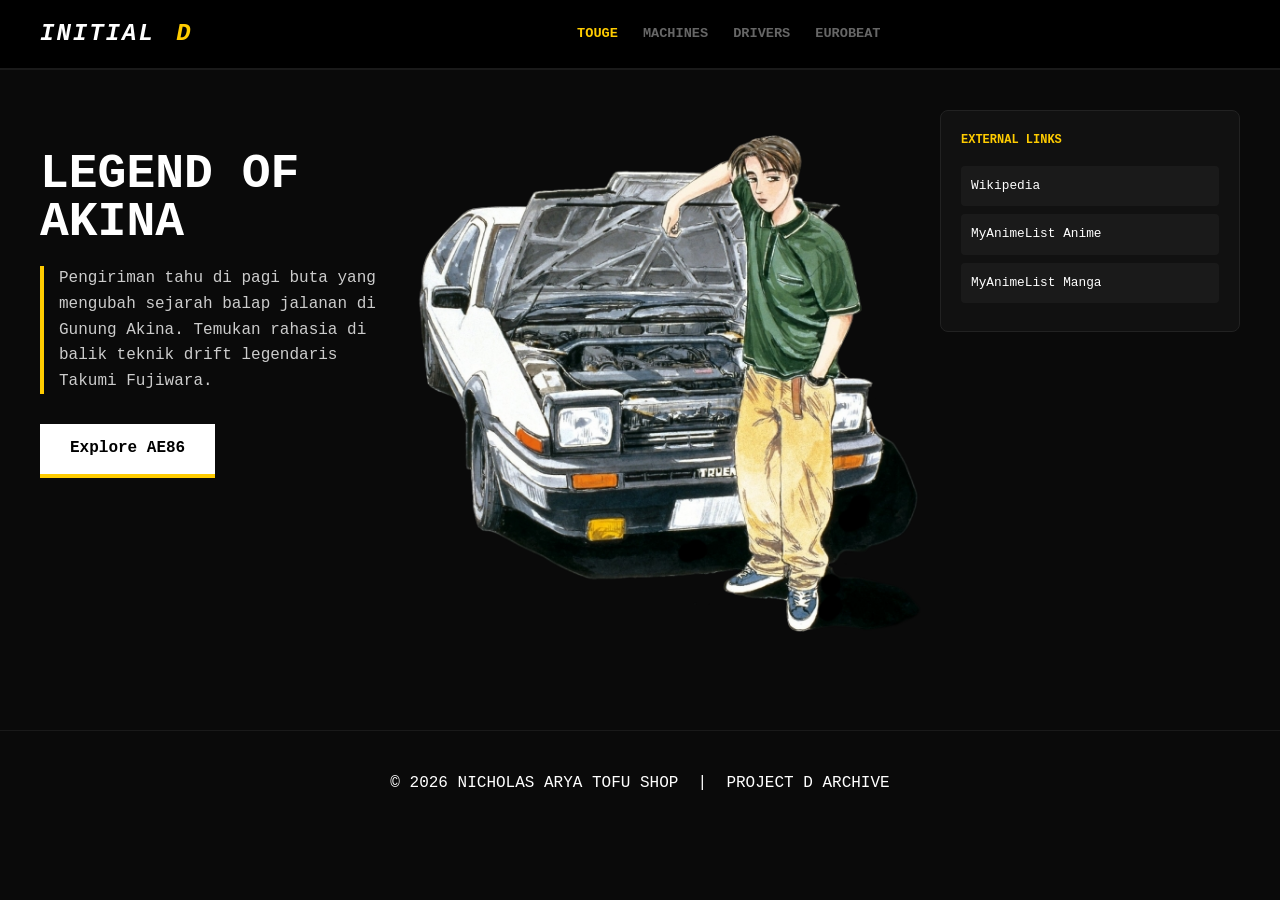
<file: index.html>
<!DOCTYPE html>
<html lang="id">
<head>
    <meta charset="UTF-8">
    <title>Initial D - Akina Speed Stars</title>
    <link rel="stylesheet" href="style.css">
</head>
<body>

    <header class="header clearfix">
        <div class="header-logo"><h1>INITIAL <span>D</span></h1></div>
        <nav class="header-nav">
            <ul>
                <li><a href="index.html" class="active">TOUGE</a></li>
                <li><a href="cars.html">MACHINES</a></li>
                <li><a href="characters.html">DRIVERS</a></li>
                <li><a href="resources.html">EUROBEAT</a></li>
            </ul>
        </nav>
    </header>

    <div class="container clearfix">
        
        <div class="col-text hero-text">
            <h1>LEGEND OF AKINA</h1>
            <p>Pengiriman tahu di pagi buta yang mengubah sejarah balap jalanan di Gunung Akina. Temukan rahasia di balik teknik drift legendaris Takumi Fujiwara.</p>
            <a href="cars.html" class="cta">Explore AE86</a>
        </div>

        <div class="col-image hero-img-box">
            <div class="spot"></div>
            <img src="foto/index/initialdfrontweb.png" alt="Takumi Fujiwara and AE86">
        </div>

        <aside class="sidebar-right">
            <h3>External Links</h3>
            <ul class="sidebar-nav">
                <li><a href="https://id.wikipedia.org/wiki/Initial_D" target="_blank">Wikipedia</a></li>
                <li><a href="https://myanimelist.net/anime/185/Initial_D_First_Stage" target="_blank">MyAnimeList Anime</a></li>
                <li><a href="https://myanimelist.net/manga/375/Initial_D" target="_blank">MyAnimeList Manga</a></li>
            </ul>
        </aside>

    </div>

    <footer class="footer">
        <p>&copy; 2026 NICHOLAS ARYA TOFU SHOP &nbsp;|&nbsp; PROJECT D ARCHIVE</p>
    </footer>

</body>
</html>
</file>
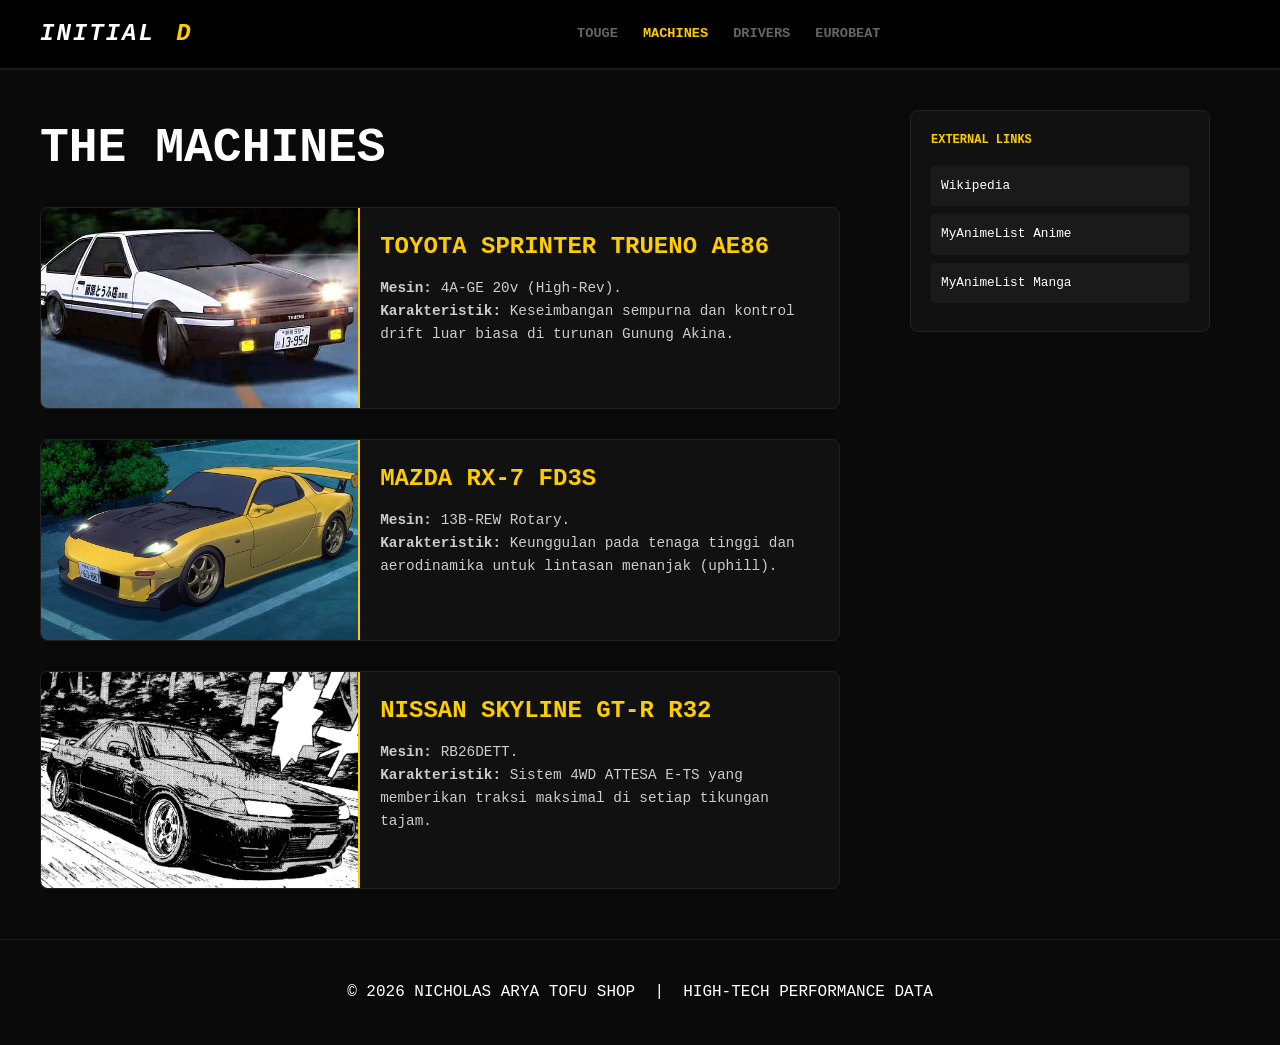
<file: cars.html>
<!DOCTYPE html>
<html lang="id">
<head>
    <meta charset="UTF-8">
    <title>Machines - Initial D Archive</title>
    <link rel="stylesheet" href="style.css">
    <style>
        /* Internal CSS untuk styling list spesifikasi */
        .spec-box { background: #111; padding: 30px; border-radius: 5px; border: 1px solid #222; }
        dt { color: #ffcc00; font-weight: bold; font-size: 1.2rem; margin-top: 15px; text-transform: uppercase; }
        dd { color: #999; margin-left: 0; padding-bottom: 10px; border-bottom: 1px border #1a1a1a; }
    </style>
</head>
<body>
    <header class="header clearfix">
        <div class="header-logo"><h1>INITIAL <span>D</span></h1></div>
        <nav class="header-nav">
            <ul>
                <li><a href="index.html">TOUGE</a></li>
                <li><a href="cars.html" class="active">MACHINES</a></li>
                <li><a href="characters.html">DRIVERS</a></li>
                <li><a href="resources.html">EUROBEAT</a></li>
            </ul>
        </nav>
    </header>

    <div class="container clearfix">
    
    <div class="col-main-content">
        <h1 style="font-size: 3rem; margin-bottom: 20px;">THE MACHINES</h1>
        
        <div class="machines-list">
            
            <div class="car-card">
                <img src="foto/cars/ae86.jpg" alt="Toyota AE86" class="car-image">
                <div class="car-info">
                    <h2>TOYOTA SPRINTER TRUENO AE86</h2>
                    <p><strong>Mesin:</strong> 4A-GE 20v (High-Rev). <br>
                    <strong>Karakteristik:</strong> Keseimbangan sempurna dan kontrol drift luar biasa di turunan Gunung Akina.</p>
                </div>
            </div>

            <div class="car-card">
                <img src="foto/cars/mazdarx7fd3s.jpg" alt="Mazda RX-7" class="car-image">
                <div class="car-info">
                    <h2>MAZDA RX-7 FD3S</h2>
                    <p><strong>Mesin:</strong> 13B-REW Rotary. <br>
                    <strong>Karakteristik:</strong> Keunggulan pada tenaga tinggi dan aerodinamika untuk lintasan menanjak (uphill).</p>
                </div>
            </div>

            <div class="car-card">
                <img src="foto/cars/nissanskylinegtrr32.jpg" alt="Nissan Skyline R32" class="car-image">
                <div class="car-info">
                    <h2>NISSAN SKYLINE GT-R R32</h2>
                    <p><strong>Mesin:</strong> RB26DETT. <br>
                    <strong>Karakteristik:</strong> Sistem 4WD ATTESA E-TS yang memberikan traksi maksimal di setiap tikungan tajam.</p>
                </div>
            </div>

        </div>
    </div>

     <aside class="sidebar-right">
            <h3>External Links</h3>
            <ul class="sidebar-nav">
                <li><a href="https://id.wikipedia.org/wiki/Initial_D" target="_blank">Wikipedia</a></li>
                <li><a href="https://myanimelist.net/anime/185/Initial_D_First_Stage" target="_blank">MyAnimeList Anime</a></li>
                <li><a href="https://myanimelist.net/manga/375/Initial_D" target="_blank">MyAnimeList Manga</a></li>
            </ul>
        </aside>

</div>

    <footer class="footer">
        <p>&copy; 2026 NICHOLAS ARYA TOFU SHOP &nbsp;|&nbsp; HIGH-TECH PERFORMANCE DATA</p>
    </footer>
</body>
</html>
</file>
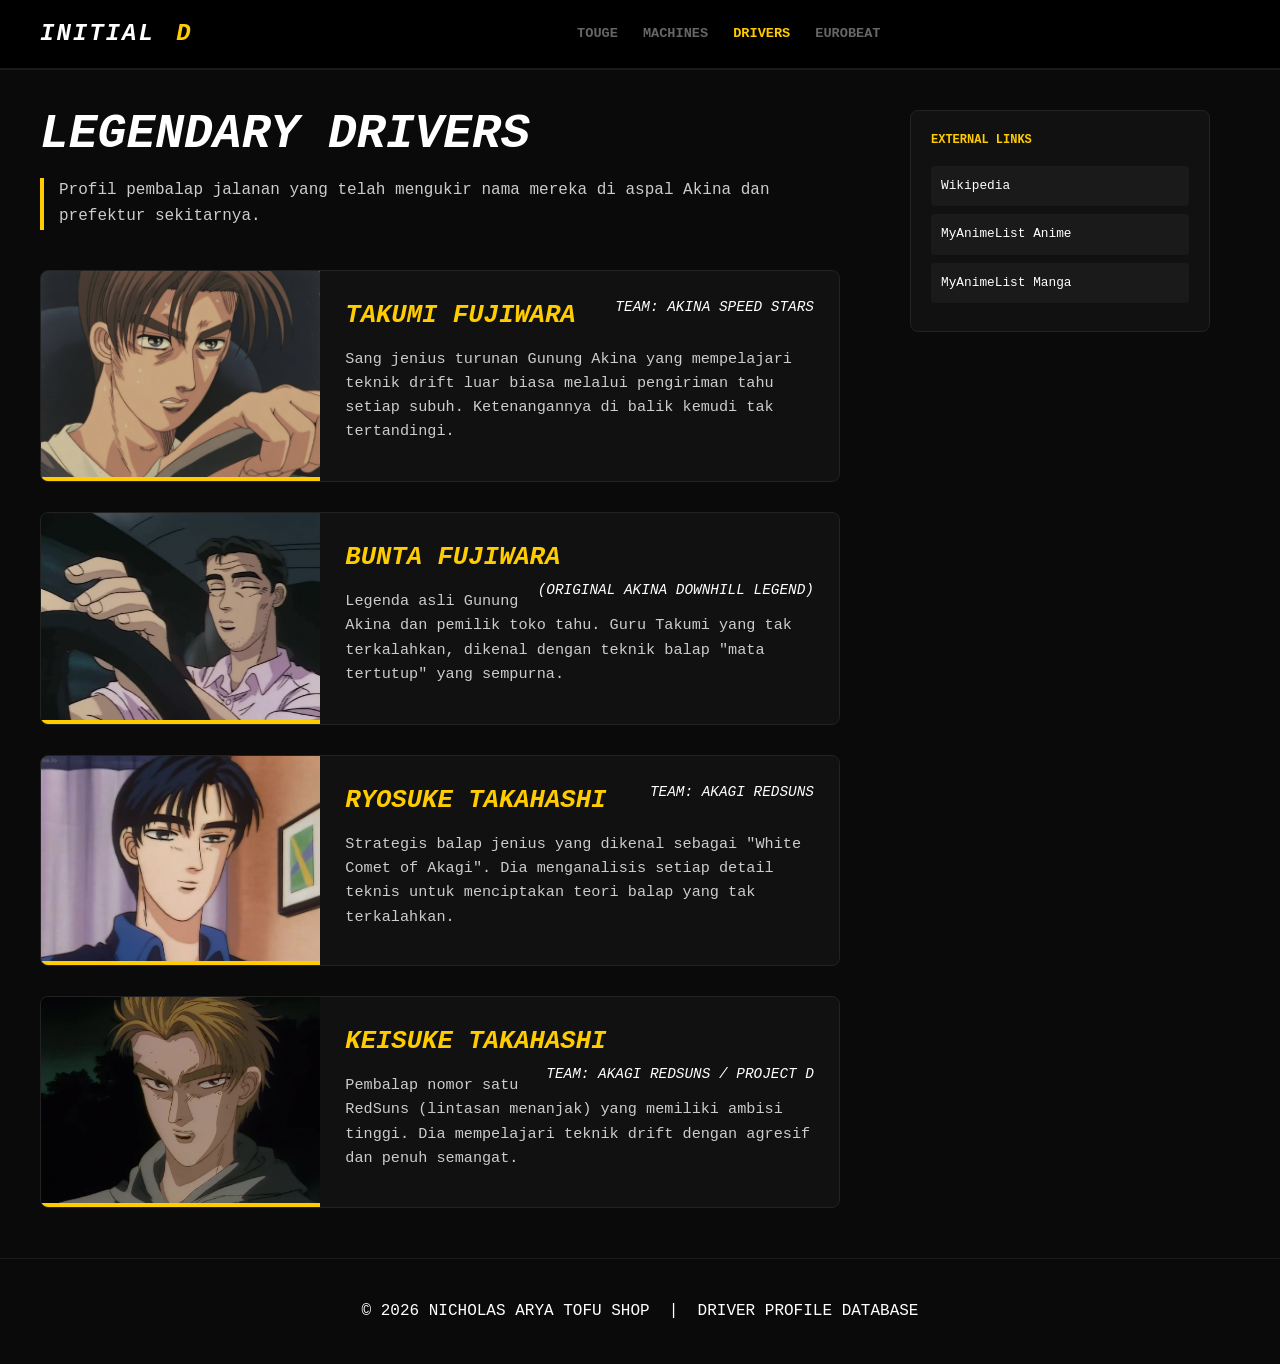
<file: characters.html>
<!DOCTYPE html>
<html lang="id">
<head>
    <meta charset="UTF-8">
    <title>Drivers - Initial D Archive</title>
    <link rel="stylesheet" href="style.css">
    <style>
        .driver-list { color: #ccc; font-size: 1.1rem; }
        .driver-list li { margin-bottom: 20px; padding: 15px; background: #0f0f0f; border-left: 4px solid #fff; }
        .driver-list b { color: #ffcc00; text-transform: uppercase; }
    </style>
</head>
<body>
    <header class="header clearfix">
        <div class="header-logo"><h1>INITIAL <span>D</span></h1></div>
        <nav class="header-nav">
            <ul>
                <li><a href="index.html">TOUGE</a></li>
                <li><a href="cars.html">MACHINES</a></li>
                <li><a href="characters.html" class="active">DRIVERS</a></li>
                <li><a href="resources.html">EUROBEAT</a></li>
            </ul>
        </nav>
    </header>

    <div class="container clearfix">
    
    <div class="col-main-content">
        <h1 class="page-title">LEGENDARY DRIVERS</h1>
        <p class="page-intro">Profil pembalap jalanan yang telah mengukir nama mereka di aspal Akina dan prefektur sekitarnya.</p>
        
        <div class="drivers-list">
            
            <div class="driver-card">
                <div class="driver-profile-box">
                    <img src="foto/characters/takumifujiwara.jpg" alt="Takumi Fujiwara">
                </div>
                <div class="driver-info">
                    <h2>TAKUMI FUJIWARA <span>Team: Akina Speed Stars</span></h2>
                    <p>Sang jenius turunan Gunung Akina yang mempelajari teknik drift luar biasa melalui pengiriman tahu setiap subuh. Ketenangannya di balik kemudi tak tertandingi.</p>
                </div>
            </div>

            <div class="driver-card">
                <div class="driver-profile-box">
                    <img src="foto/characters/buntafujiwara.jpg" alt="Bunta Fujiwara">
                </div>
                <div class="driver-info">
                    <h2>BUNTA FUJIWARA <span>(Original Akina Downhill Legend)</span></h2>
                    <p>Legenda asli Gunung Akina dan pemilik toko tahu. Guru Takumi yang tak terkalahkan, dikenal dengan teknik balap "mata tertutup" yang sempurna.</p>
                </div>
            </div>

            <div class="driver-card">
                <div class="driver-profile-box">
                    <img src="foto/characters/ryosuketakahashi.png" alt="Ryosuke Takahashi">
                </div>
                <div class="driver-info">
                    <h2>RYOSUKE TAKAHASHI <span>Team: Akagi RedSuns</span></h2>
                    <p>Strategis balap jenius yang dikenal sebagai "White Comet of Akagi". Dia menganalisis setiap detail teknis untuk menciptakan teori balap yang tak terkalahkan.</p>
                </div>
            </div>

            <div class="driver-card">
                <div class="driver-profile-box">
                    <img src="foto/characters/keisuketakahashi.jpg" alt="Keisuke Takahashi">
                </div>
                <div class="driver-info">
                    <h2>KEISUKE TAKAHASHI <span>Team: Akagi RedSuns / Project D</span></h2>
                    <p>Pembalap nomor satu RedSuns (lintasan menanjak) yang memiliki ambisi tinggi. Dia mempelajari teknik drift dengan agresif dan penuh semangat.</p>
                </div>
            </div>

        </div>
    </div>

     <aside class="sidebar-right">
            <h3>External Links</h3>
            <ul class="sidebar-nav">
                <li><a href="https://id.wikipedia.org/wiki/Initial_D" target="_blank">Wikipedia</a></li>
                <li><a href="https://myanimelist.net/anime/185/Initial_D_First_Stage" target="_blank">MyAnimeList Anime</a></li>
                <li><a href="https://myanimelist.net/manga/375/Initial_D" target="_blank">MyAnimeList Manga</a></li>
            </ul>
        </aside>

</div>

    <footer class="footer">
        <p>&copy; 2026 NICHOLAS ARYA TOFU SHOP &nbsp;|&nbsp; DRIVER PROFILE DATABASE</p>
    </footer>
</body>
</html>
</file>
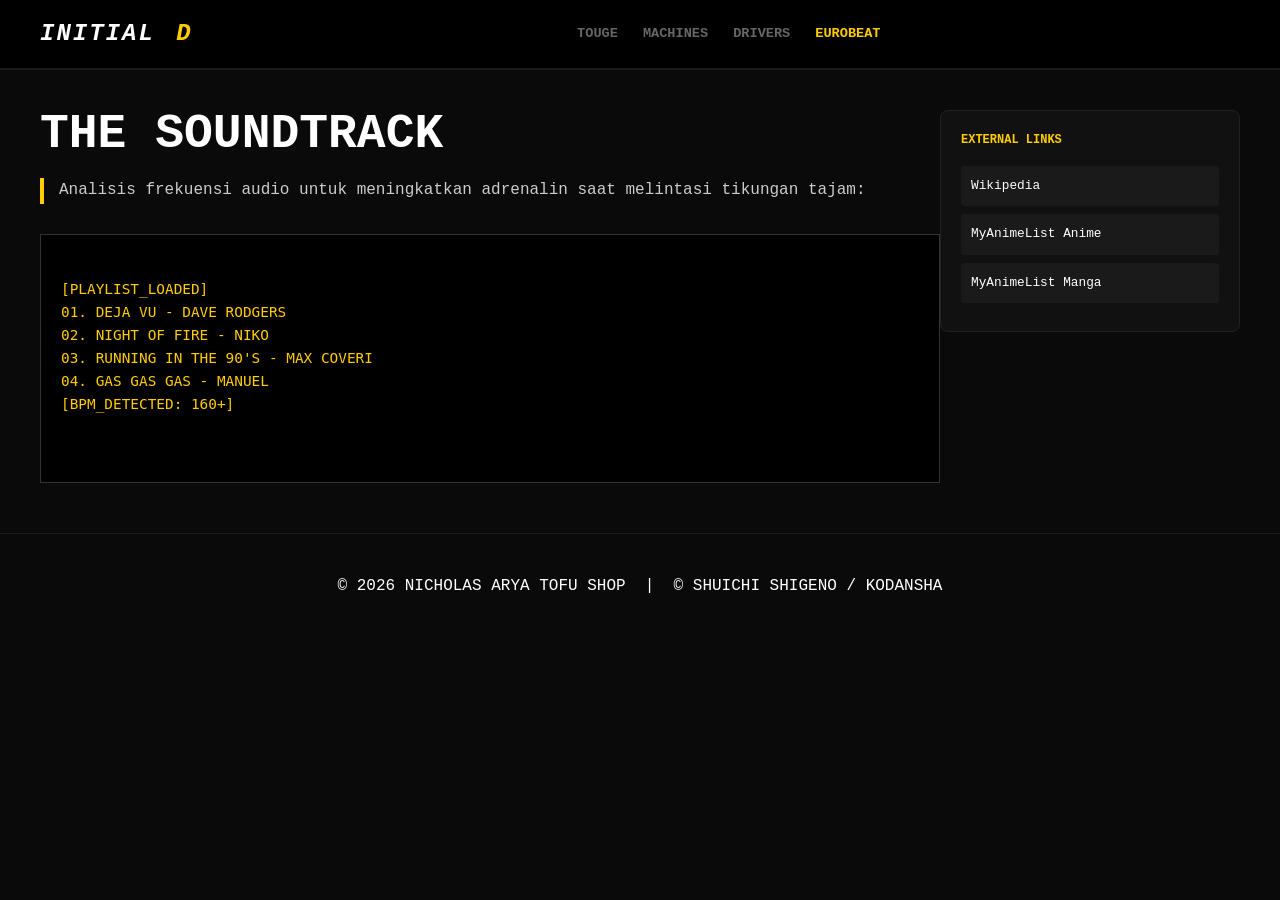
<file: resources.html>
<!DOCTYPE html>
<html lang="id">
<head>
    <meta charset="UTF-8">
    <title>Resources - Initial D Archive</title>
    <link rel="stylesheet" href="style.css">
    <style>
        .data-log { background: #000; color: #ffcc00; padding: 20px; border: 1px solid #333; font-size: 0.9rem; }
        .external-links a { color: #fff; text-decoration: none; border-bottom: 1px solid #ffcc00; }
        .external-links a:hover { background: #ffcc00; color: #000; }
    </style>
</head>
<body>
    <header class="header clearfix">
        <div class="header-logo"><h1>INITIAL <span>D</span></h1></div>
        <nav class="header-nav">
            <ul>
                <li><a href="index.html">TOUGE</a></li>
                <li><a href="cars.html">MACHINES</a></li>
                <li><a href="characters.html">DRIVERS</a></li>
                <li><a href="resources.html" class="active">EUROBEAT</a></li>
            </ul>
        </nav>
    </header>

    <div class="container clearfix">
        <div class="hero-text" style="width: 100%;">
            <h1>THE SOUNDTRACK</h1>
            <p>Analisis frekuensi audio untuk meningkatkan adrenalin saat melintasi tikungan tajam:</p>

            <pre class="data-log">
<code>
[PLAYLIST_LOADED]
01. DEJA VU - DAVE RODGERS
02. NIGHT OF FIRE - NIKO
03. RUNNING IN THE 90'S - MAX COVERI
04. GAS GAS GAS - MANUEL
[BPM_DETECTED: 160+]
</code>
            </pre>
        </div>
         <aside class="sidebar-right">
        <h3>External Links</h3>
        <ul class="sidebar-nav">
            <li><a href="https://id.wikipedia.org/wiki/Initial_D" target="_blank">Wikipedia</a></li>
            <li><a href="https://myanimelist.net/anime/185/Initial_D_First_Stage" target="_blank">MyAnimeList Anime</a></li>
            <li><a href="https://myanimelist.net/manga/375/Initial_D" target="_blank">MyAnimeList Manga</a></li>
        </ul>
        </aside>
    </div>

    <footer class="footer">
        <p>&copy; 2026 NICHOLAS ARYA TOFU SHOP &nbsp;|&nbsp; © SHUICHI SHIGENO / KODANSHA</p>
    </footer>
</body>
</html>
</file>
<file: style.css>
* {
    box-sizing: border-box;
    margin: 0;
    padding: 0;
}

body {
    font-family: 'Courier New', Courier, monospace;
    background: #0a0a0a;
    color: #fff;
    line-height: 1.6;
}

.header {
    display: flex; 
    justify-content: space-between;
    align-items: center;
    padding: 15px 40px;
    background: #000;
    border-bottom: 2px solid #1a1a1a;
}

.header-logo h1 {
    font-family: 'Courier New', Courier, monospace;
    font-style: italic;                      
    font-size: 1.5rem;
    letter-spacing: 2px;
    color: #fff;                             
    text-transform: uppercase;
}

.header-logo h1 span {
    color: #ffcc00;                         
    margin-left: 5px;
}

.header-nav ul {
    display: flex;
    list-style: none;
}

.header-nav li {
    margin-left: 25px;
}

.header-nav a {
    text-decoration: none;
    color: #666;
    font-size: 0.85rem;
    font-weight: bold;
    text-transform: uppercase;
}

.header-nav a:hover, .header-nav a.active {
    color: #ffcc00;
}

.container {
    max-width: 1400px;
    margin: 40px auto;
    padding: 0 40px;
}

.container.clearfix {
    max-width: 1400px;
    margin: 40px auto;
    padding: 0 40px;
    display: flex;             
    justify-content: space-between; 
    align-items: flex-start;
}

.clearfix::after {
    content: "";
    display: table;
    clear: both;
}

.col-main-content {
    width: 70%;               
    flex-shrink: 0;           
    padding-right: 40px;
}

.col-text {
    float: left;
    width: 30%;
    padding-top: 40px;
}

.col-image {
    float: left;
    width: 45%;
    text-align: center;
}

.col-image img {
    max-width: 100%;
    height: auto;
}

.sidebar-right {
    width: 25%;              
    flex-shrink: 0;           
    background: #111;
    padding: 20px;
    border-radius: 8px;
    border: 1px solid #222;
    box-sizing: border-box;   
}

.hero-text h1 {
    font-size: 3rem;
    line-height: 1;
    margin-bottom: 20px;
}

.hero-text p {
    border-left: 4px solid #ffcc00;
    padding-left: 15px;
    color: #ccc;
    margin-bottom: 30px;
}

.cta {
    display: inline-block;
    background: #fff;
    color: #000;
    padding: 12px 30px;
    text-decoration: none;
    font-weight: bold;
    border-bottom: 4px solid #ffcc00;
}

.sidebar-right h3 {
    color: #ffcc00;
    font-size: 0.75rem;
    margin-bottom: 15px;
    text-transform: uppercase;
}

.sidebar-nav {
    list-style: none;
}

.sidebar-nav li {
    margin-bottom: 8px;
}

.sidebar-nav a {
    display: block;
    padding: 10px;
    background: #1a1a1a;
    color: #fff;
    text-decoration: none;
    font-size: 0.8rem;
    border-radius: 4px;
}

.sidebar-nav a:hover {
    background: #ffcc00;
    color: #000;
}

.footer {
    width: 100%;
    padding: 40px 0;
    text-align: center;
    border-top: 1px solid #1a1a1a;
    margin-top: 50px;
    background: #0a0a0a;
}

.machines-list {
    display: flex;
    flex-direction: column;
    gap: 30px; 
}

.car-card {
    background: #111;
    border: 1px solid #222;
    border-radius: 8px;
    overflow: hidden;
    display: flex; 
}

.car-image {
    width: 40%;
    min-height: 200px;
    object-fit: cover; 
    border-right: 2px solid #ffcc00;
}

.car-info {
    padding: 20px;
    width: 60%;
}

.car-info h2 {
    color: #ffcc00;
    font-size: 1.5rem;
    margin-bottom: 10px;
    font-family: 'Black Ops One', 
}

.car-info p {
    font-size: 0.9rem;
    line-height: 1.6;
    color: #ccc;
}

.page-title {
    font-size: 3rem;
    line-height: 1;
    margin-bottom: 20px;
    font-family: 'Courier New', Courier, monospace; 
    color: #fff;
    font-style: italic;
}

.page-intro {
    border-left: 4px solid #ffcc00;
    padding-left: 15px;
    color: #ccc;
    margin-bottom: 40px;
}

.drivers-list {
    display: flex;
    flex-direction: column;
    gap: 30px; 
}

.driver-card {
    background: #111; 
    border: 1px solid #222;
    border-radius: 8px;
    overflow: hidden;
    display: flex; 
}

.driver-profile-box {
    width: 35%; 
    height: auto;
    overflow: hidden;
    position: relative;
}

.driver-profile-box img {
    width: 100%;
    height: 100%;
    object-fit: cover; 
    object-position: center top; 
    display: block;
}

.driver-profile-box::after {
    content: "";
    position: absolute;
    bottom: 0;
    left: 0;
    width: 100%;
    height: 4px;
    background: #ffcc00; 
}

.driver-info {
    padding: 25px;
    width: 65%;
}

.driver-info h2 {
    color: #ffcc00; 
    font-size: 1.6rem;
    margin-bottom: 10px;
    font-style: italic;
}

.driver-info h2 span {
    color: #fff; 
    font-size: 0.9rem;
    font-weight: normal;
    float: right;
    text-transform: uppercase;
}

.driver-info p {
    font-size: 0.95rem;
    line-height: 1.6;
    color: #ccc;
}
</file>
